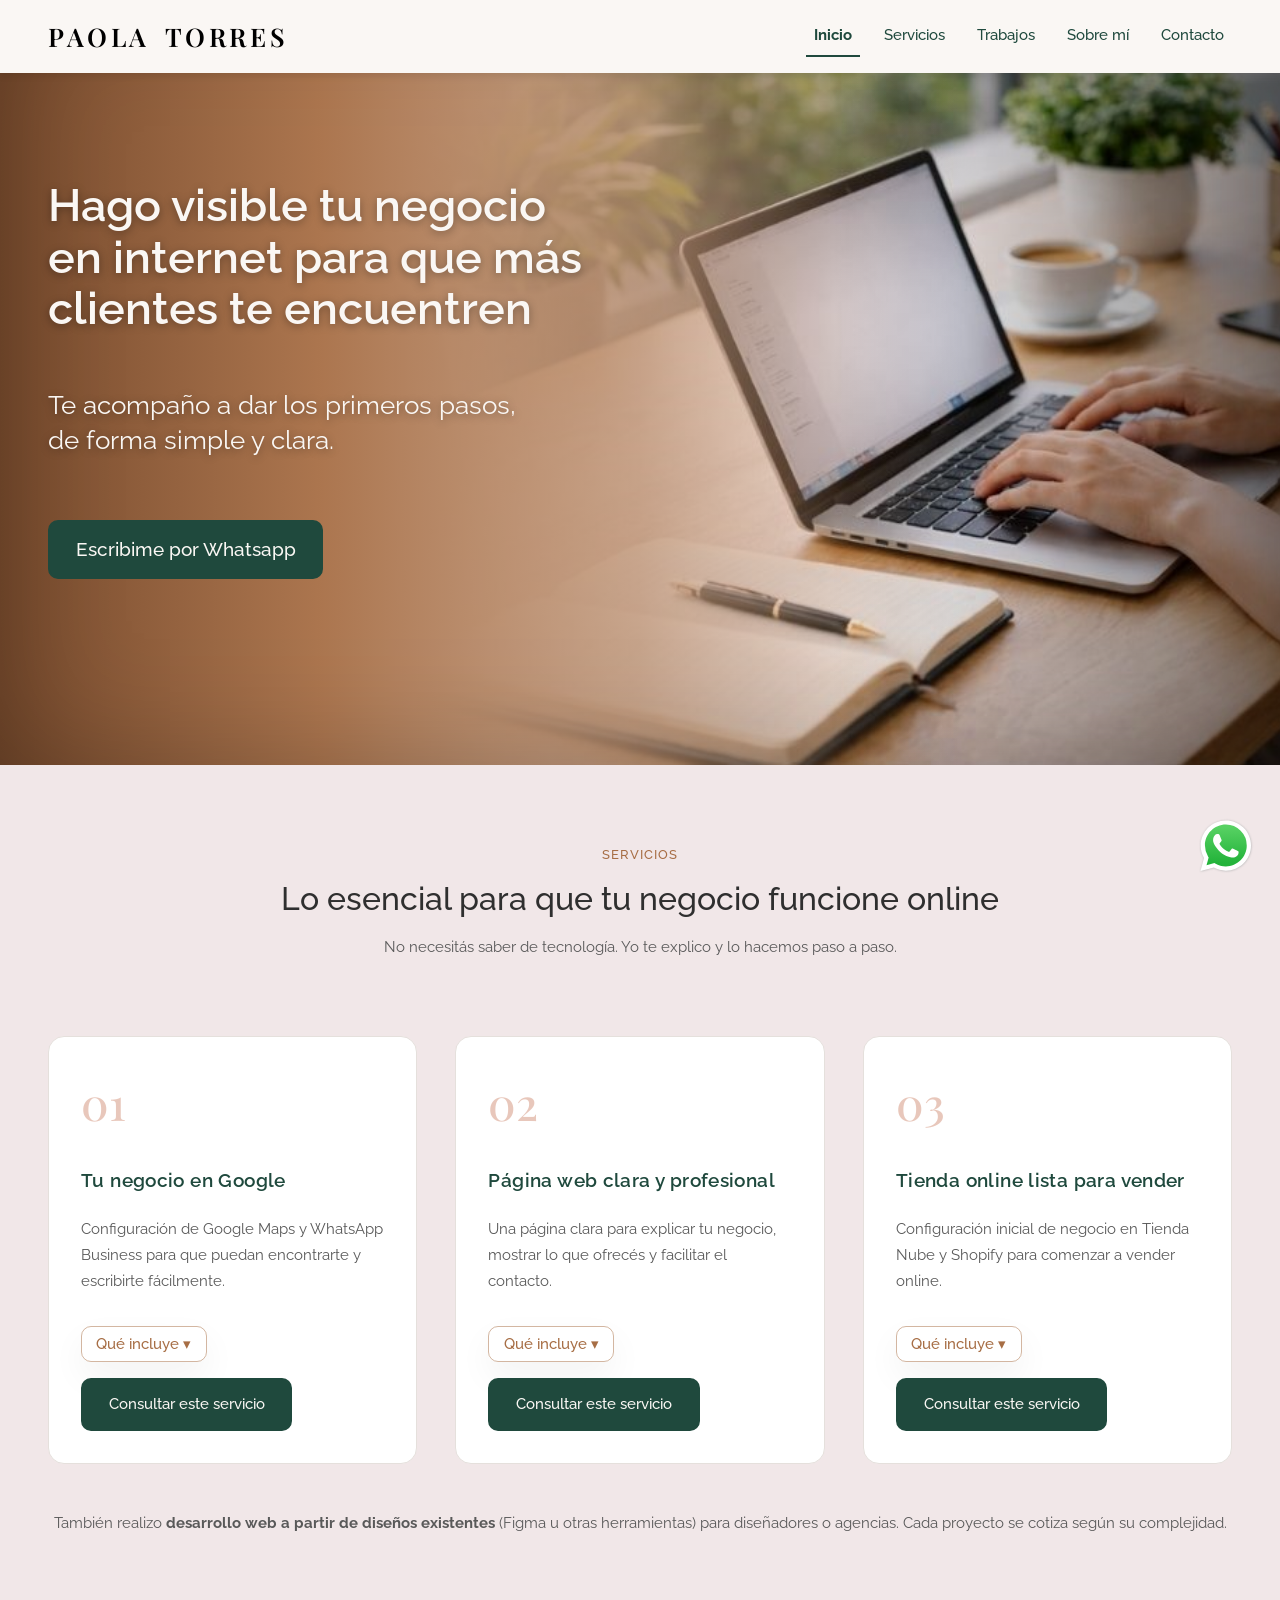
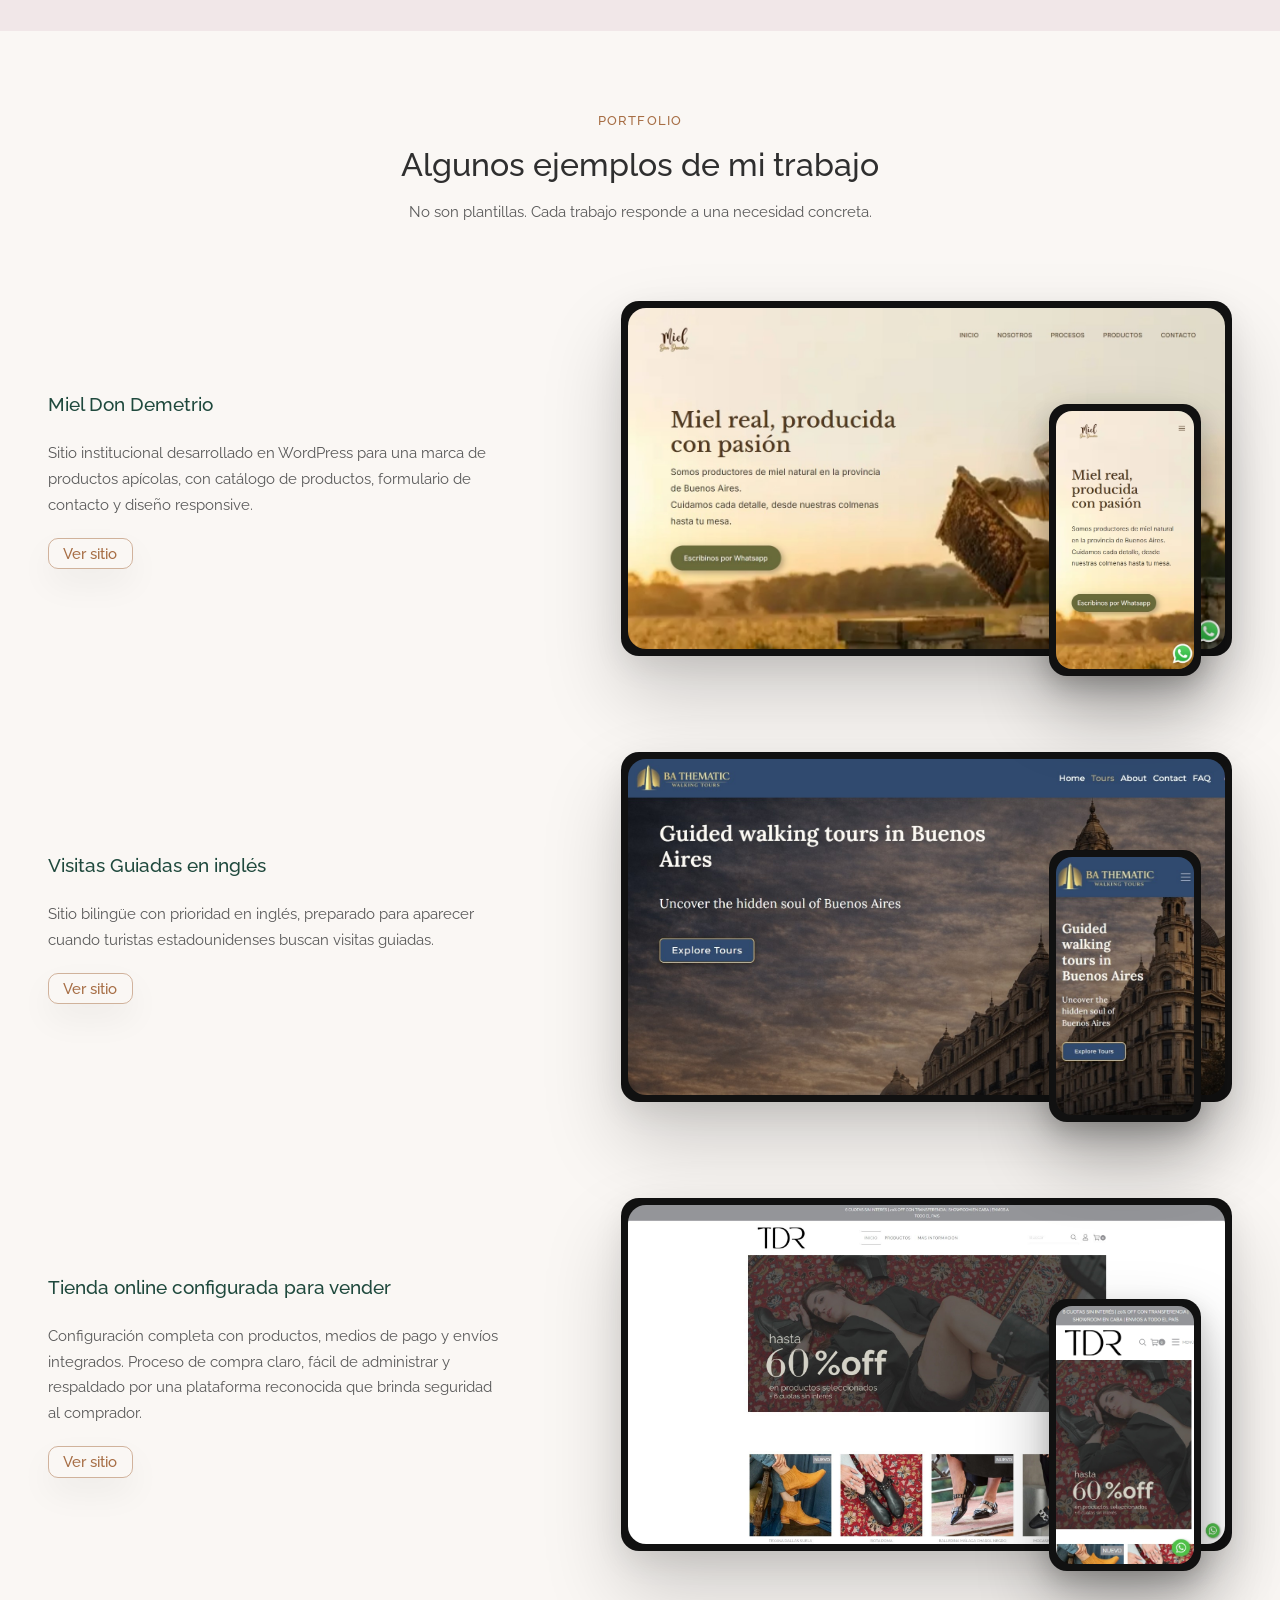
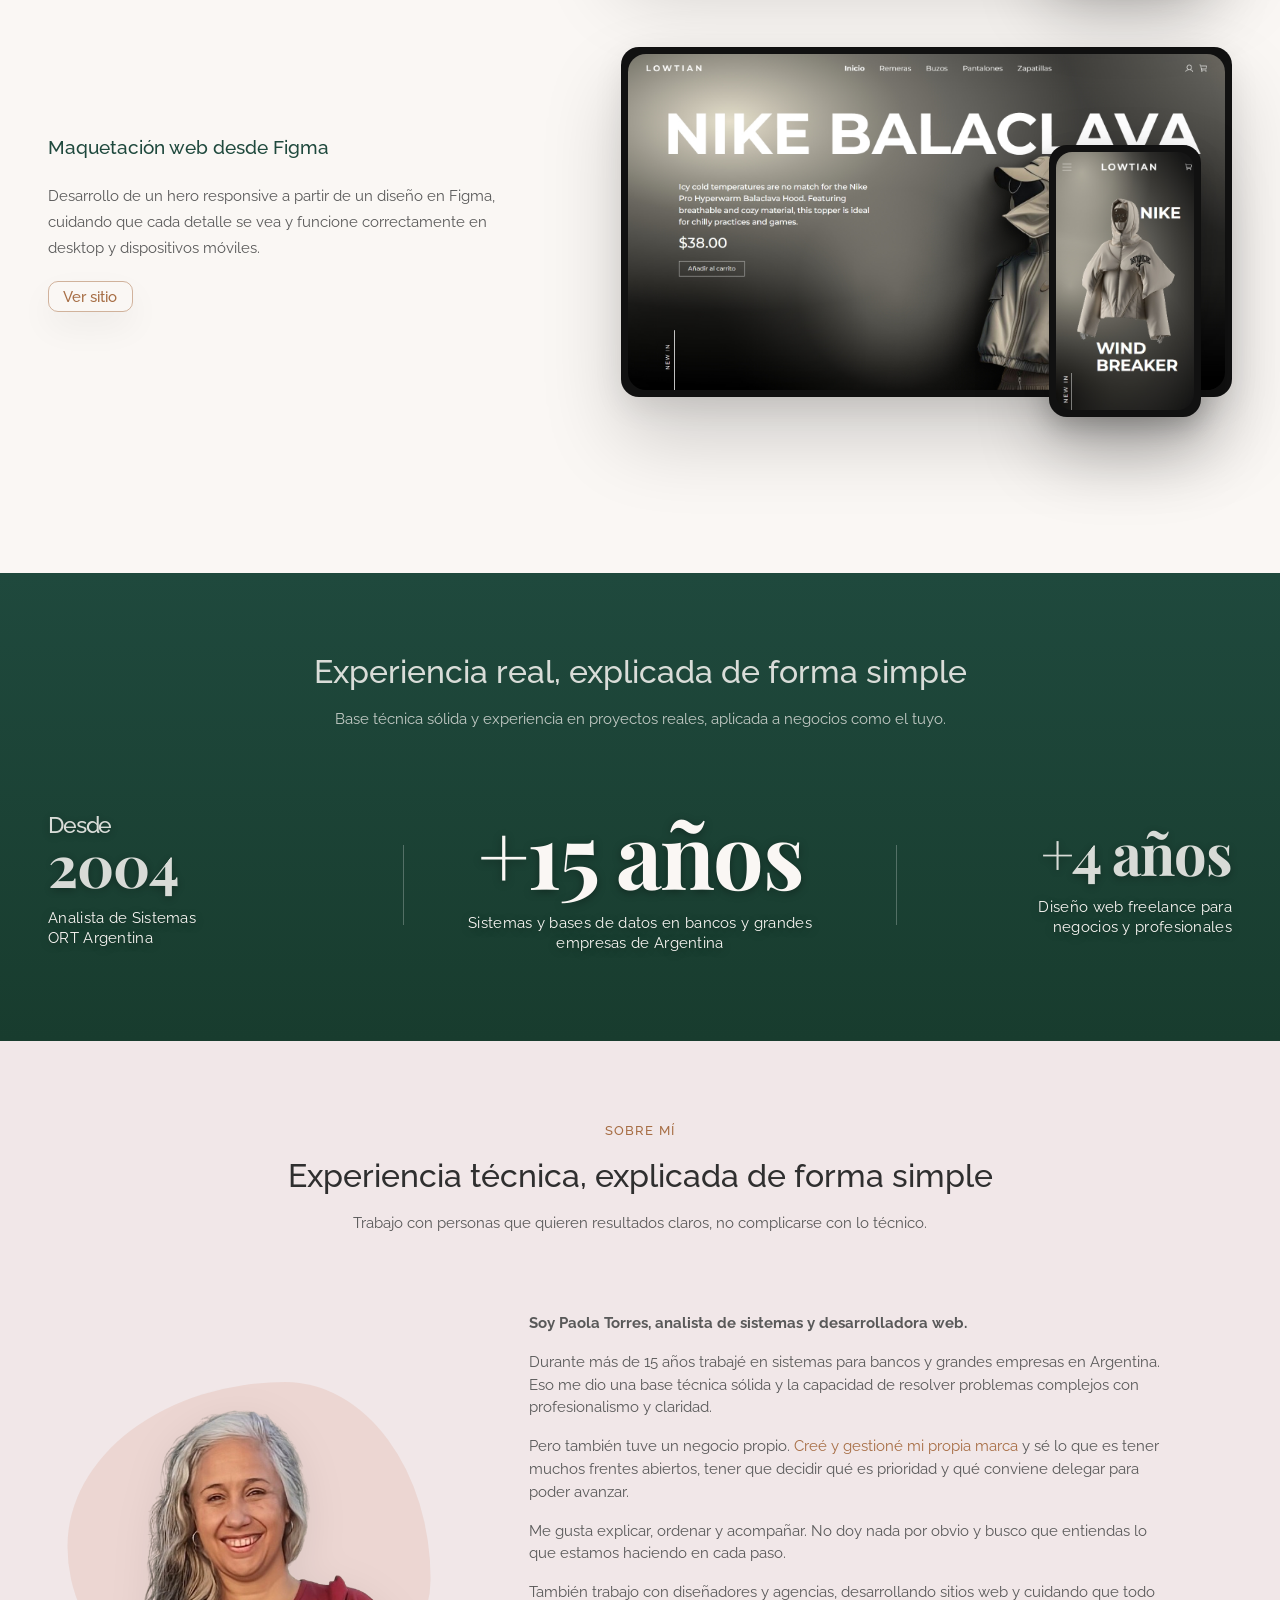
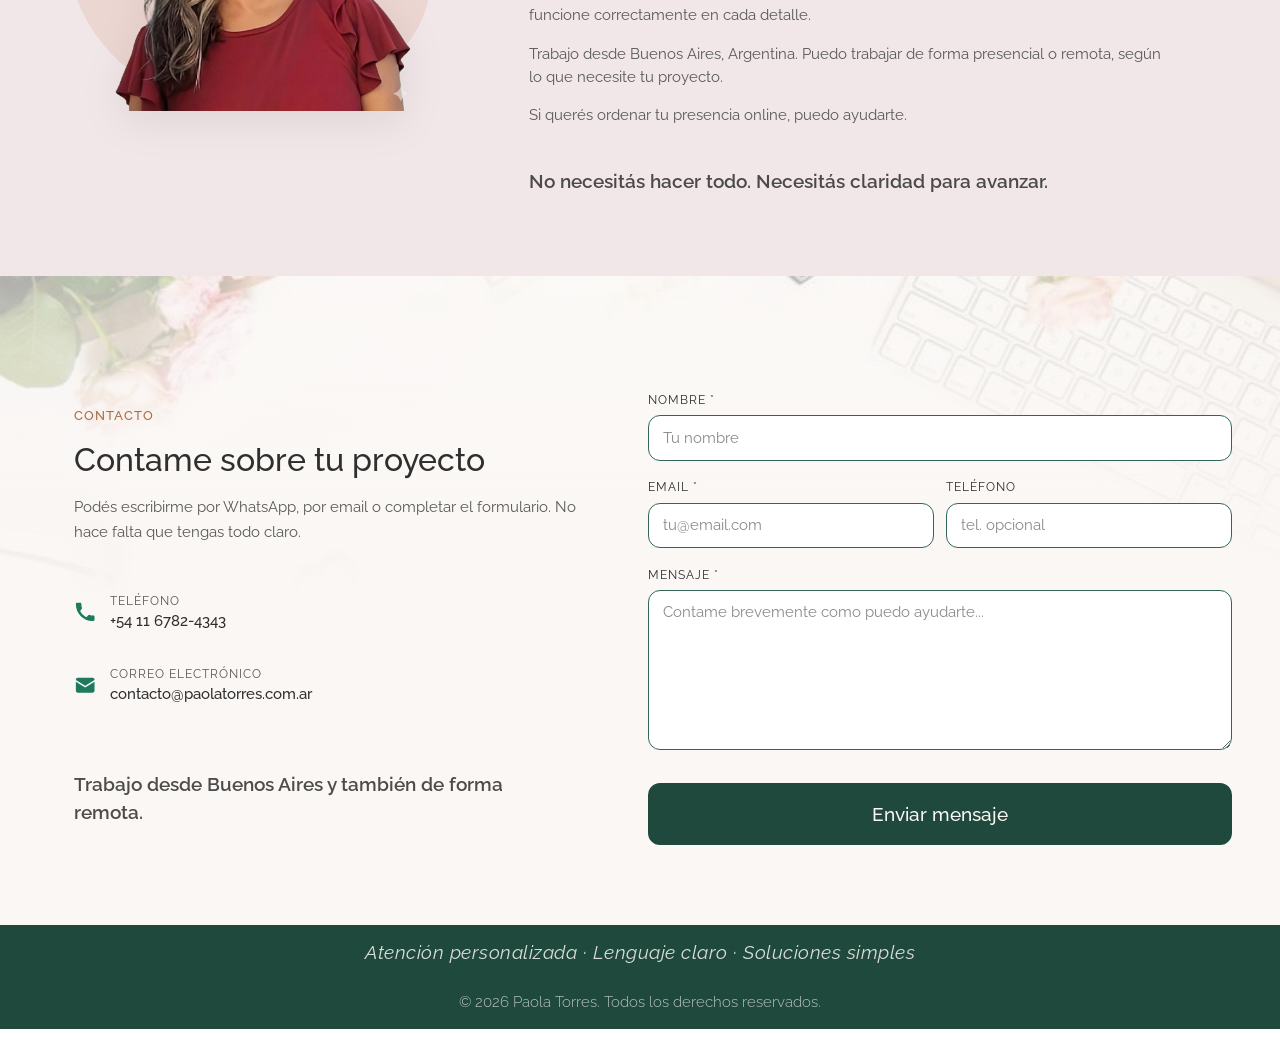
<file: index.html>
<!DOCTYPE html>
<html lang="es-AR">
<head>
    <meta charset="UTF-8">
    <meta name="viewport" content="width=device-width, initial-scale=1.0">

    <title>Paola Torres | Desarrollo web y presencia online para negocios</title>

    <meta name="description" content="Desarrollo web para emprendedores y negocios. Configuración de Google Maps y WhatsApp Business, páginas web en HTML y WordPress, tiendas online en Tienda Nube y Shopify, y maquetación web a partir de diseños en Figma.">


    <meta name="author" content="Paola Torres">
    <meta name="robots" content="index, follow">
    <meta name="googlebot" content="index, follow">

    <!-- canonical url pinricipal -->
    <link rel="canonical" href="https://paolatorres.com.ar/">

    <!-- carga de las imagenes del Hero -->
    <link rel="preload" as="image" href="./img/heroBackgroud.jpg">
    <link rel="preload" as="image" href="./img/heroBackgroud_ultrawide.png">    

    <!-- Open graph para compartir en redes -->
    <meta property="og:title" content="Paola Torres | Desarrollo web y presencia online para negocios y profesionales">
    <meta property="og:description" content="Ayudo a que tu negocio sea visible en internet con Google Maps, WhatsApp Business, páginas web claras y tiendas online listas para vender.">

    <meta property="og:type" content="website">
    <meta property="og:url" content="https://paolatorres.com.ar/">
    <meta property="og:image" content="https://paolatorres.com.ar/img/og-paola-torres-desarrollo-web-presencia-online.jpg">    

    <meta property="og:image:alt" content="Paola Torres desarrolladora web">
    <meta property="og:image:width" content="1200">
    <meta property="og:image:height" content="630">
    <meta property="og:image:type" content="image/jpeg">    

    <meta property="og:site_name" content="Paola Torres">

    <!-- Twitter card -->
    <meta name="twitter:card" content="summary_large_image">
    <meta name="twitter:title" content="Paola Torres | Desarrollo web y presencia online para negocios y profesionales">
    <meta name="twitter:description" content="Desarrollo web y presencia online para negocios.">
    <meta name="twitter:image" content="https://paolatorres.com.ar/img/imageOpengraph.jpg">

    <!-- favicon letra P fondo verde -->
    <link rel="apple-touch-icon" sizes="180x180" href="./img/favicon_io/apple-touch-icon.png">
    <link rel="icon" type="image/png" sizes="32x32" href="./img/favicon_io/favicon-32x32.png">
    <link rel="icon" type="image/png" sizes="16x16" href="./img/favicon_io/favicon-16x16.png">
    <link rel="manifest" href="./img/favicon_io/site.webmanifest">
    
    <!-- google fonts -->
    <link rel="preconnect" href="https://fonts.googleapis.com">
    <link rel="preconnect" href="https://fonts.gstatic.com" crossorigin>
    <link href="https://fonts.googleapis.com/css2?family=Playfair+Display:ital,wght@0,400..900;1,400..900&family=Raleway:ital,wght@0,100..900;1,100..900&display=swap" rel="stylesheet">

    <!-- Bootstrap -->
    <link href="https://cdn.jsdelivr.net/npm/bootstrap@5.3.8/dist/css/bootstrap.min.css" rel="stylesheet">

    <!-- CSS -->
    <link rel="stylesheet" href="./css/styles.css">

    <!-- Schema SEO -->
    <script type="application/ld+json">
    {
    "@context": "https://schema.org",
    "@type": "ProfessionalService",
    "name": "Paola Torres",
    "url": "https://paolatorres.com.ar",
    "description": "Desarrollo web y presencia online para negocios. Google Maps, WhatsApp Business, páginas web claras en HTML y WordPress, y tiendas online Tienda Nube y Shopify.",
    "areaServed": {
    "@type": "Country",
    "name": "Argentina"
    },
    "contactPoint": {
    "@type": "ContactPoint",
    "telephone": "+54-11-6782-4343",
    "contactType": "customer service",
    "availableLanguage": ["Spanish"]
    },
    "sameAs": [
    "https://wa.me/541167824343"
    ],
    "knowsAbout": [
    "Google Maps para negocios",
    "WhatsApp Business",
    "Desarrollo web",
    "HTML y CSS",
    "WordPress",
    "Tiendas online",
    "Tienda Nube",
    "Shopify",
    "Maquetación web"
    ],
    "makesOffer": [
    {
        "@type": "Offer",
        "itemOffered": {
        "@type": "Service",
        "name": "Configuración de Google Maps y WhatsApp Business"
        }
    },
    {
        "@type": "Offer",
        "itemOffered": {
        "@type": "Service",
        "name": "Desarrollo de páginas web para negocios"
        }
    },
    {
        "@type": "Offer",
        "itemOffered": {
        "@type": "Service",
        "name": "Desarrollo web y tiendas online en Tienda Nube y Shopify"
        }
    }
    ]
    }
    </script>

    <script type="application/ld+json">
    {
    "@context": "https://schema.org",
    "@type": "WebSite",
    "name": "Paola Torres",
    "url": "https://paolatorres.com.ar"
    }
    </script>
        
</head>
<body>

    <header class="header" id="home">

        <nav class="navbar navbar-expand-lg custom-navbar fixed-top">        

            <div class="container container__limit">

                <a class="navbar-brand mb-0 logo" href="./index.html">
                    PAOLA <span class="logo-space">TORRES</span>
                </a>                
                
                <button class="navbar-toggler" type="button" data-bs-toggle="collapse" data-bs-target="#navbarSupportedContent" aria-controls="navbarSupportedContent" aria-expanded="false" aria-label="Toggle navigation">
                    <span class="navbar-toggler-icon"></span>
                </button>
                
                <div class="collapse navbar-collapse" id="navbarSupportedContent">
                    <!-- ms-auto empuje a la derecha -->
                    <ul class="navbar-nav ms-auto mb-2 mb-lg-0">

                        <li class="nav-item"><a class="nav-link fw-medium" aria-current="page" href="#home">Inicio</a></li>                            
                        <li class="nav-item"><a class="nav-link fw-medium" href="#services">Servicios</a></li>
                        <li class="nav-item"><a class="nav-link fw-medium" href="#examples">Trabajos</a></li>
                        <li class="nav-item"><a class="nav-link fw-medium" href="#about">Sobre mí</a></li>
                        <li class="nav-item"><a class="nav-link fw-medium" href="#contact">Contacto</a></li>                    
                         
                    </ul>

                </div>

            </div>
        </nav>

        <section>
        
            <div class="container__limit"> 

                <div class="hero__content">
                    <h1 class="hero__title">
                        Hago visible tu negocio en internet
                        para que más clientes te encuentren
                    </h1>
                    <p class="hero__subtitle">Te acompaño a dar los primeros pasos, de forma simple y clara.</p>
                    
                    <a 
                        href="https://wa.me/541167824343?text=Hola%20Paola,%20te%20escribo%20desde%20tu%20web.%20Tengo%20un%20negocio%20y%20quiero%20mejorar%20mi%20presencia%20online,%20pero%20no%20estoy%20segura%20por%20d%C3%B3nde%20empezar."

                        class="btn__hero-cta"
                        target="_blank" rel="noopener noreferrer">
                        Escribime por Whatsapp
                    </a>
                   
                </div>

            </div>
                        
        </section>

    </header>


    <main id="main-content">

        <!-- SERVICIOS SERVICES -------------------------------------------------------------------->
        <section class="section section__services" id="services">
            <div class="container__limit">
                
                <div class="section__header">
                    <span class="section__eyebrow">Servicios</span>
                    <h2 class="section__title">
                    Lo esencial para que tu negocio funcione online
                    </h2>
                    <p class="section__description">
                    No necesitás saber de tecnología. Yo te explico y lo hacemos paso a paso.
                    </p>
                </div>

                <div class="services__grid">

                    <!-- SERVICIO 1 -->
                    <article class="service__card">
                        <div class="service__card-content">

                            <span class="service__number">01</span>

                            <h3 class="service__heading">
                            Tu negocio en Google
                            </h3>

                            <p class="service__description">
                            Configuración de Google Maps y WhatsApp Business para que
                            puedan encontrarte y escribirte fácilmente.
                            </p>                    

                            <button
                            class="btn--secondary"
                            data-bs-toggle="collapse"
                            data-bs-target="#detalle-google">
                                Qué incluye
                                <span class="toggle-arrow">▾</span>                            
                            </button>

                            <div class="collapse service__details" id="detalle-google">
                                
                                <strong>Google Maps</strong>

                                <ul>
                                    <li>Creación de ficha del negocio en Google Maps</li>
                                    <li>Configuración completa del perfil del negocio</li>
                                    <li>Carga de información principal (dirección, horario, teléfono, redes y web)</li>
                                    <li>Configuración de categoría y rubro del negocio en Google Maps</li>
                                    <li>Carga de logo e imágenes del negocio (si el cliente las tiene)</li>
                                    <li>Orientación sobre cómo solicitar reseñas a clientes</li>
                                    <li>Guía básica para responder reseñas</li>
                                </ul>

                                <strong>WhatsApp Business</strong>

                                <ul>
                                    <li>Configuración completa del perfil</li>
                                    <li>Mensaje automático de bienvenida</li>
                                    <li>Mensaje automático de ausencia</li>
                                    <li>Respuestas rápidas guardadas</li>
                                    <li>Etiquetas para organizar conversaciones</li>
                                    <li>Carga de catálogo de productos (hasta 15)</li>
                                    <li>Guía básica de uso de la aplicación</li>
                                    <li>Creación de enlace directo de WhatsApp para compartir en redes o web</li>
                                </ul>

                                <p class="service__time">
                                Tiempo estimado de entrega: 3 a 5 días hábiles
                                </p>
                            </div>

                            <a
                            href="https://wa.me/541167824343?text=Hola%20Paola,%20quiero%20que%20mi%20negocio%20aparezca%20en%20Google%20y%20puedan%20escribirme%20por%20WhatsApp.%20%C2%BFMe%20cont%C3%A1s%20c%C3%B3mo%20funciona?"
                            class="btn--primary"
                            target="_blank"
                            rel="noopener noreferrer">
                            Consultar este servicio
                            </a>

                        </div>
                    </article>

                    <!-- SERVICIO 2 -->
                    <article class="service__card">
                        <div class="service__card-content">

                            <span class="service__number">02</span>

                            <h3 class="service__heading">
                            Página web clara y profesional
                            </h3>

                            <p class="service__description">
                            Una página clara para explicar tu negocio,
                            mostrar lo que ofrecés y facilitar el contacto.
                            </p>

                            <button 
                            class="btn--secondary"
                            data-bs-toggle="collapse"
                            data-bs-target="#detalle-web">
                                Qué incluye
                                <span class="toggle-arrow">▾</span>
                            </button>

                            <div class="collapse service__details" id="detalle-web">
                                <strong>Página web</strong>
                                <ul>
                                    <li>Página de inicio</li>
                                    <li>Sección de servicios o productos (hasta 5)</li>
                                    <li>Sección sobre el negocio o profesional</li>
                                    <li>Sección de contacto</li>
                                    <li>Botón flotante de WhatsApp</li>
                                    <li>Dirección o mapa del negocio cuando corresponde</li>
                                    <li>Diseño adaptable a celular, tablet y computadora</li>
                                    <li>Optimización básica para buscadores (SEO inicial)
                                    para que la página pueda aparecer en Google.</li>
                                    <li>Acompañamiento durante el proceso y explicación clara de cada paso.</li>
                                </ul>

                                <strong>Opcionales</strong>
                                <ul>
                                    <li>Sección de reseñas o testimonios de clientes</li>
                                    <li>Sección de autoridad o logros del negocio
                                    (por ejemplo: cantidad de clientes atendidos, empresas con las que trabajó, años de experiencia)</li>
                                </ul>

                                <p class="service__time">
                                Tiempo estimado de entrega: 15 a 20 días hábiles
                                </p>
                            </div>
                            <a
                            href="https://wa.me/541167824343?text=Hola%20Paola,%20quiero%20una%20p%C3%A1gina%20web%20para%20mi%20negocio,%20que%20sea%20clara%20y%20me%20ayude%20a%20recibir%20consultas.%20%C2%BFMe%20orient%C3%A1s?"
                            class="btn--primary"
                            target="_blank"
                            rel="noopener noreferrer">
                            Consultar este servicio
                            </a>
                        </div>
                    </article>

                    <!-- SERVICIO 3 -->
                    <article class="service__card">
                        <div class="service__card-content">

                            <span class="service__number">03</span>
                            <h3 class="service__heading">
                            Tienda online lista para vender
                            </h3>

                            <p class="service__description">
                            Configuración inicial de negocio en Tienda Nube y Shopify
                            para comenzar a vender online.
                            </p>

                            <button 
                            class="btn--secondary"
                            data-bs-toggle="collapse"
                            data-bs-target="#detalle-tienda">
                                Qué incluye
                                <span class="toggle-arrow">▾</span>                            
                            </button>

                            <div class="collapse service__details" id="detalle-tienda">
                                <strong>Configuración de la tienda</strong>
                                <ul>
                                    <li>Configuración inicial de la tienda</li>
                                    <li>Configuración de menues</li>
                                    <li>Configuración de carrusel de imágenes en página principal</li>
                                    <!-- <li>Configuración de carrusel (presentación de diapositivas) en página principal</li> -->
                                </ul>

                                <strong>Pagos y envíos</strong>
                                <ul>
                                    <li>Configuración de medios de pago</li>
                                    <li>Configuración de formas de envío</li>
                                    <li>Integración con servicios de correo o paquetería</li>
                                </ul>

                                <strong>Promociones</strong>
                                <ul>
                                    <li>Configuración de cupones de descuento</li>
                                    <li>Configuración de envío gratis a partir de determinado monto</li>
                                </ul>

                                <strong>Productos</strong>
                                <ul>
                                    <li>Carga inicial de hasta 15 productos</li>
                                </ul>

                                <strong>Opcionales</strong>
                                <ul>
                                    <li>Capacitación básica para administrar la tienda
                                    (carga de productos, gestión de pedidos y funcionamiento general)</li>
                                    <li>Carga de más productos, banners o secciones extra</li>
                                </ul>

                                <p class="service__time">
                                Tiempo estimado de entrega: hasta 21 días hábiles
                                </p>
                            </div>

                            <a
                            href="https://wa.me/541167824343?text=Hola%20Paola,%20quiero%20empezar%20a%20vender%20online%20y%20necesito%20una%20tienda.%20%C2%BFMe%20cont%C3%A1s%20c%C3%B3mo%20lo%20trabaj%C3%A1s?"
                            class="btn--primary"
                            target="_blank"
                            rel="noopener noreferrer">
                            Consultar este servicio
                            </a>
                        </div>
                    </article>
                </div>

                <!-- SERVICIO 4 -->
                <p class="services__extra">

                También realizo <strong>desarrollo web a partir de diseños existentes</strong>
                (Figma u otras herramientas) para diseñadores o agencias.
                Cada proyecto se cotiza según su complejidad.
                </p>
                
            </div>

            <!-- texto oculto para SEO -->
            <p class="visually-hidden">
            Servicios de desarrollo web para emprendedores, profesionales y negocios.
            Configuración de Google Maps y WhatsApp Business.
            Desarrollo de páginas web en HTML y WordPress.
            Tiendas online en Tienda Nube y Shopify.
            Maquetación web a partir de diseños en Figma para agencias y diseñadores.
            Desarrollo web en Argentina y trabajo remoto para Latinoamérica.
            </p>            
        </section>


        <!-- EJEMPLOS EXAMPLES -------------------------------------------------------------------->        
        <section class="section section__examples" id="examples">
            <div class="container__limit">

                <div class="section__header">
                    <span class="section__eyebrow">Portfolio</span>

                    <h2 class="section__title">
                        Algunos ejemplos de mi trabajo
                    </h2>

                    <p class="section__description">
                        <!-- Estilos variados, navegación clara y diseño acorde a cada rubro. -->
                        No son plantillas. Cada trabajo responde a una necesidad concreta.
                    </p>
                </div>

                
                <!-- trabajo 1 -->
                <div class="examples__item">

                    <div>
                        <h3 class="examples__heading">Miel Don Demetrio</h3>
                        <p class="examples__description">Sitio institucional desarrollado en WordPress para una marca de productos apícolas, con catálogo de productos, formulario de contacto y diseño responsive.</p>
                        <a href="https://mieldondemetrio.com.ar/" target="_blank" class="btn--secondary">Ver sitio</a>
                    </div>


                    <a class="examples__mockups" href="https://mieldondemetrio.com.ar/" target="_blank">
                        <div class="mockup mockup--desktop">
                            <img src="./img/exampleMieldondemetrio-MonitorNotebook.jpeg" loading="lazy" alt="Sitio institucional en WordPress para Miel Don Demetrio">
                        </div>

                        <div class="mockup mockup--mobile">
                            <img src="./img/exampleMieldondemetrio-mobileiPhoneSE.jpeg" loading="lazy" alt="Versión móvil del sitio web">
                        </div>                            
                    </a>

                </div>

                <!-- trabajo 2 -->
                <div class="examples__item">

                    <div>
                        <h3 class="examples__heading">Visitas Guiadas en inglés</h3>
                        <p class="examples__description">Sitio bilingüe con prioridad en inglés, preparado para aparecer cuando turistas estadounidenses buscan visitas guiadas.</p>
                        <a href="https://paolatorresmontangie.github.io/BAthematicwalkingtours/" target="_blank" class="btn--secondary">Ver sitio</a>
                    </div>


                    <a class="examples__mockups" href="https://paolatorresmontangie.github.io/BAthematicwalkingtours/" target="_blank">
                        <div class="mockup mockup--desktop">
                            <img src="./img/exampleVisitasGuiadas-desktop.jpeg" loading="lazy" alt="Sitio web bilingüe para visitas guiadas en Buenos Aires optimizado para turistas estadounidenses">
                        </div>

                        <div class="mockup mockup--mobile">
                            <img src="./img/exampleVisitasGuiadas-mobile.jpeg" loading="lazy" alt="Versión móvil del sitio web">
                        </div>                            
                    </a>

                </div>
                               

                <!-- trabajo 3 -->
                <div class="examples__item">

                    <div>
                        <h3 class="examples__heading">Tienda online configurada para vender</h3>
                        <p class="examples__description">Configuración completa con productos, medios de pago y envíos integrados.
                        Proceso de compra claro, fácil de administrar y respaldado por una plataforma reconocida que brinda seguridad al comprador.</p>
                        <a href="https://tacodereina.mitiendanube.com/" target="_blank" class="btn--secondary">Ver sitio</a>
                    </div>

                    <a class="examples__mockups" href="https://tacodereina.mitiendanube.com/" target="_blank">
                        <div class="mockup mockup--desktop">
                            <img src="./img/exampleTDR-desktop.jpeg" loading="lazy" alt="Configuración de tienda online en Tienda Nube con productos y pagos integrados">
                        </div>

                        <div class="mockup mockup--mobile">
                            <img src="./img/exampleTDR-mobile.jpeg" loading="lazy" alt="Versión móvil del sitio web">
                        </div>
                    </a>

                </div>


                <!-- trabajo 4 -->
                <div class="examples__item">

                    <div>
                        <h3 class="examples__heading">Maquetación web desde Figma</h3>
                        <p class="examples__description">
                        Desarrollo de un hero responsive a partir de un diseño en Figma, cuidando que cada detalle se vea y funcione correctamente en desktop y dispositivos móviles.</p>
                        <a href="https://paolatorresmontangie.github.io/Lowtian/" target="_blank" class="btn--secondary">Ver sitio</a>
                    </div>

                    <a class="examples__mockups" href="https://paolatorresmontangie.github.io/Lowtian/" target="_blank">
                        
                        <div class="mockup mockup--desktop">
                            <img src="./img/exampleLowtian-desktop.jpeg" loading="lazy" alt="Hero maquetado a partir de un diseño en Figma">
                        </div>

                        <div class="mockup mockup--mobile">
                            <img src="./img/exampleLowtian-mobile.jpeg" loading="lazy" alt="Versión móvil del sitio web">
                        </div>
                    </a>

                </div>

           </div>
            
        </section>        

        <!-- ====================== STATS TRAYECTORIA ====================== -->

        <section class="section section__stats" id="stats">

            <div class="container__limit">

                <div class="stats__header">
                    <h2 class="stats__title">
                        Experiencia real, explicada de forma simple
                    </h2>

                    <p class="stats__description">
                        Base técnica sólida y experiencia en proyectos reales, aplicada a negocios como el tuyo.
                    </p>
                </div>                

                <div class="stats__grid">

                    <!-- Stat 1 -->
                    <div>
                        <h2 class="stats__value">
                        <span class="stats__prefix">Desde</span>
                                                    2004
                        </h2>                        
                        <h3 class="stats__text">Analista de Sistemas <br>
                            ORT Argentina</h3>
                    </div>

                    <!-- Stat 2 -->
                    <div>
                        <h2 class="stats__value">+15 años</h2>
                        <h3 class="stats__text">Sistemas y bases de datos en bancos y grandes empresas de Argentina
                        </h3>
                    </div>

                    <!-- Stat 3 -->
                    <div>
                        <h2 class="stats__value">+4 años</h2>
                        <h3 class="stats__text">Diseño web freelance para <br>
                            negocios y profesionales</h3>
                    </div>                    
                </div>
                                
            </div>
        </section>

        <!-- ABOUT SOBRE MI -------------------------------------------------------------------->

        <section class="section section__about" id="about">
            <div class="container__limit">
                    
                <div class="section__header">
                    <span class="section__eyebrow">Sobre mí</span>
                    <h2 class="section__title">
                        Experiencia técnica, explicada de forma simple
                    </h2>
                    <p class="section__description">
                    Trabajo con personas que quieren resultados claros, no complicarse con lo técnico.
                    </p>
                </div>

                <div class="about__grid">

                    <div class="about__img-wrapper">
                        <div class="blob"></div>                        
                        <img src="./img/paola-sinfondo.png" alt="Paola Torres" class="about__img">
                    </div>                    

                    <div class="about__content">
                        <p class="about__description"><strong>Soy Paola Torres, analista de sistemas y desarrolladora web.</strong></p>

                        <p class="about__description">Durante más de 15 años trabajé en sistemas para bancos y grandes empresas en Argentina. 
                        Eso me dio una base técnica sólida y la capacidad de resolver problemas complejos con profesionalismo y claridad.</p>

                        <p class="about__description">Pero también tuve un negocio propio. <span style="color: var(--color-accent);">Creé y gestioné mi propia marca</span> y sé lo que es tener muchos frentes abiertos, tener que decidir qué es prioridad y qué conviene delegar para poder avanzar.</p>

                        <p class="about__description">Me gusta explicar, ordenar y acompañar. No doy nada por obvio y busco que entiendas lo que estamos haciendo en cada paso.</p>

                        <p class="about__description">También trabajo con diseñadores y agencias, desarrollando sitios web y cuidando que todo funcione correctamente en cada detalle.</p>

                        <p class="about__description">Trabajo desde Buenos Aires, Argentina. Puedo trabajar de forma presencial o remota, según lo que necesite tu proyecto.</p>

                        <p class="about__description">Si querés ordenar tu presencia online, puedo ayudarte.</p>

                        <p class="microtext">
                        No necesitás hacer todo. Necesitás claridad para avanzar.
                        </p>

                    </div>

                </div>

            </div>
        </section>


        <!-- CONTACTO CONTACT -------------------------------------------------------------------->
        <section class="section section__contact" id="contact">

            <div class="container__limit">

                <div class="contact__grid">

                    <!-- IZQUIERDA -->
                    <div class="contact__info">

                        <span class="section__eyebrow">Contacto</span>

                        <h2 class="section__title">
                        Contame sobre tu proyecto
                        </h2>

                        <p class="section__description">
                        Podés escribirme por WhatsApp, por email o completar el formulario. No hace falta que tengas todo claro.
                        </p>

                        <div class="contact__quick">

                            <a class="contact__item"
                            href="https://wa.me/541167824343?text=Hola%20Paola,%20te%20escribo%20desde%20tu%20web.%20Quiero%20hacerte%20una%20consulta."
                            target="_blank" rel="noopener noreferrer">

                                <!-- icono -->
                                <svg class="contact__icon" viewBox="0 0 24 24">
                                    <path d="M6.6 10.8c1.5 3 3.6 5.1 6.6 6.6l2.2-2.2c.3-.3.8-.4 1.2-.3 1.3.4 2.7.6 4.2.6.7 0 1.2.5 1.2 1.2v3.5c0 .7-.5 1.2-1.2 1.2C10.3 22 2 13.7 2 3.2 2 2.5 2.5 2 3.2 2H6.7c.7 0 1.2.5 1.2 1.2 0 1.5.2 2.9.6 4.2.1.4 0 .9-.3 1.2L6.6 10.8z"
                                        fill="currentColor"/>
                                </svg>

                                <!-- texto -->
                                <div class="contact__item-text">
                                    <span class="contact__label">Teléfono</span>
                                    <span class="contact__value">+54 11 6782-4343</span>
                                </div>
                            </a>

                            <a class="contact__item"
                            href="mailto:contacto@paolatorres.com.ar?subject=Consulta%20sobre%20servicios%20web&body=Hola%20Paola,%0A%0AQuiero%20consultarte%20por:%0A%0A">
                                                            
                                <!-- icono -->                                
                                <svg class="contact__icon" viewBox="0 0 24 24" fill="none">
                                <path d="M4 4h16c1.1 0 2 .9 2 2v.4l-10 6.3L2 6.4V6c0-1.1.9-2 2-2zm18 4.2v9.8c0 1.1-.9 2-2 2H4c-1.1 0-2-.9-2-2V8.2l10 6.3 10-6.3z"
                                        fill="currentColor"/>
                                </svg>
                                
                                <!-- texto -->
                                <div class="contact__item-text">
                                    <span class="contact__label">Correo electrónico</span>
                                    <span class="contact__value">contacto@paolatorres.com.ar</span>
                                </div>
                            </a>
                        
                        </div>

                        <p class="microtext">
                        Trabajo desde Buenos Aires y también de forma remota.
                        </p>

                    </div>


                    <!-- DERECHA -->
                    <div class="contact__form">
                        
                        <form action="https://formsubmit.co/contacto@paolatorres.com.ar" method="POST">

                            <div class="form-group">
                                <label for="nombre">Nombre *</label>
                                <input
                                    type="text"
                                    id="nombre"
                                    name="nombre"
                                    placeholder="Tu nombre"
                                    autocomplete="name"
                                    required>
                            </div>

                            <!-- email y telefono en una sola linea -->
                            <div class="form-row">
                                <div class="form-group">
                                    <label for="email">Email *</label>
                                    <input
                                        type="email"
                                        id="email"
                                        name="email"
                                        placeholder="tu@email.com"
                                        autocomplete="email"
                                        required>
                                </div>                                    

                                <div class="form-group">
                                    <label for="telefono">Teléfono</label>
                                    <input
                                        type="tel" 
                                        id="telefono" 
                                        name="telefono" 
                                        placeholder="tel. opcional"
                                        autocomplete="tel">
                                </div>
                            </div>

                            <div class="form-group">
                                <label for="mensaje">Mensaje *</label>
                                <textarea
                                    id="mensaje"
                                    name="mensaje"
                                    rows="6"
                                    placeholder="Contame brevemente como puedo ayudarte..."
                                    required></textarea>                                    
                            </div>

                            <!-- campos ocultos -->
                            <input type="hidden" name="_subject" value="Nuevo mensaje desde tu web">
                            <input type="hidden" name="_template" value="table">
                            <input type="hidden" name="_captcha" value="true">                            
                            <input type="hidden" name="_next" value="https://paolatorres.com.ar/#thanks">                            
                            <input type="text" name="_honey" style="display:none">                            

                            <button class="btn--primary">Enviar mensaje</button>

                        </form>

                    </div>

                </div>

            </div>
        </section>

        <!-- GRACIAS THANKS luego envio mail -------------------------------------------------------------------->
        
        <section class="section section__thanks" id="thanks" >
            <div class="container__limit">

                <hr class="divisor__line">

                <div class="section__header">
                    <span class="section__eyebrow">Email enviado</span>

                    <h2 class="section__title">
                        ¡Gracias por tu mensaje!
                    </h2>

                    <p class="section__description">
                        Te responderé pronto. Mientras tanto podés seguir viendo algunos trabajos.
                    </p>
                </div>      

            </div>      
        </section>
                
    </main>

    <!-- footer -------------------------------------------------------------------->
    <footer class="site__footer">
        <div class="container__limit">
            <p class="footer__tagline">
            Atención personalizada · Lenguaje claro · Soluciones simples
            </p>

            <p class="footer__copy">
            © 2026 Paola Torres. Todos los derechos reservados.
            </p>
        </div>        
    </footer>

    <a 
    href="https://wa.me/541167824343?text=Hola%20Paola,%20tengo%20una%20consulta%20sobre%20mi%20negocio%20y%20c%C3%B3mo%20mejorar%20mi%20presencia%20online."
    class="whatsapp__float"
    target="_blank" rel="noopener noreferrer">
        <img class="whatsapp__icon" src="./img/iconowhatsappFlotante.svg" alt="WhatsApp">
    </a>

    <!------------------------------------------------------------------------------>
     
    
    <!-- Bootstrap -->
    <script src="https://cdn.jsdelivr.net/npm/bootstrap@5.3.8/dist/js/bootstrap.bundle.min.js"></script>   

    
    <script>
        document.addEventListener("DOMContentLoaded", () => {

        const sections = [
            "home",
            "services",
            "examples",
            "about",
            "contact"
        ];

        // selecciona elementos: navbar para cambiar estilo, link para marcar activo
        const navbar = document.querySelector(".custom-navbar");
        const navLinks = document.querySelectorAll(".navbar-nav .nav-link");    
        
        const options = {
            root: null,
            rootMargin: "0px 0px -60% 0px",
            threshold: 0
        };

        // detecta que seccion esta visible en pantalla
        const observer = new IntersectionObserver((entries) => {
            entries.forEach(entry => {

                // si esta en hero navbar transparente, sino navbar con fondo
                if(entry.target.id === "home"){

                    if(entry.isIntersecting){
                    navbar.classList.remove("navbar-scrolled");
                    }else{
                    navbar.classList.add("navbar-scrolled");
                    }
                }

            // agrega active a seccion                 
            if (entry.isIntersecting) {
                const id = entry.target.getAttribute("id");

                navLinks.forEach(link => {
                const href = link.getAttribute("href");

                if (href.includes("#" + id)) {
                    link.classList.add("active");
                    link.setAttribute("aria-current", "page");
                } else {
                    link.classList.remove("active");
                    link.removeAttribute("aria-current");
                }

                });
            }
            });
        }, options);

        // escucha cada seccion
        sections.forEach(sectionId => {
            const section = document.getElementById(sectionId);
            if (section) observer.observe(section);
        });

        // hace que se cierre el menu hamburguesa
        document.querySelectorAll('.navbar-nav .nav-link').forEach(link => {
        link.addEventListener('click', () => {

            const navbarCollapse = document.querySelector('.navbar-collapse');
            
            // si menu hamburguesa esta abierto lo cierra
            if (navbarCollapse.classList.contains('show')) {
            new bootstrap.Collapse(navbarCollapse).hide();
            }

            });
        });    

        });
    </script>

</body>
</html>
</file>
<file: css/styles.css>
/* RESET, GENERALES Y CLASES BASE ====================================================================== */

:root {

  /* marca */
  --color-primary: #1f493d;           /* verde te papa green rgb(31, 73, 61) */
  --color-primary-hover: #336659;     /* verde stromboli */
  --color-primary-dark: #183c2e;
  --color-primary-light: #1e795f;

  /* acentos */
  --color-accent: #a76e45;            /* marron cape palliser */
  --color-accent-soft: #D9A38F;       /* marron terracotta*/

  /* bordes */
  --color-border-soft: #e5e0dc;
  --color-border-soft-hover: #d9d0d1;

  /* fondos */
  --color-background-main: #faf7f4;   /* blanco marfil ivory rgb(250, 247, 244) */
  --color-background-soft: #f1e7e8;   /* lila claro soft peach */

  /* texto */
  --color-text-main: #2f2f2f;         /* gris casi negro carbon */
  --color-text-muted: #595959;        /* gris medio */
  --color-text-light: #666666;

  --color-surface: #ffffff; 
  --color-black-soft: #111111;


  /* fonts */
  --font-primary: "Raleway", sans-serif;
  --font-secondary: "Playfair Display", serif;    

  /* tamanios fonts */
  --fs-xs: clamp(0.75rem, 0.8vw, 0.85rem);
  --fs-sm: clamp(0.8rem, 0.9vw, 0.9rem);
  --fs-base: clamp(0.95rem, 1.1vw, 1.05rem);
  --fs-md: clamp(1.1rem, 1.5vw, 1.3rem);
  --fs-md2: clamp(1.4rem, 2vw, 1.8rem);  
  --fs-lg: clamp(1.8rem, 2.5vw, 2.2rem);
  --fs-hero: clamp(2.2rem, 3.5vw, 3.5rem);
  /* --fs-hero: clamp(2.2rem, 5vw, 4.5rem);   */

  /* sombras */
  --shadow-soft: 0 15px 35px rgba(0,0,0,0.05);
  --shadow-medium: 0 12px 28px rgba(0,0,0,0.12);
  --shadow-strong: 0 40px 80px rgba(0,0,0,0.18);  
}

html {
  font-size: 100%;
}

* {
  margin: 0;
  padding: 0;
  box-sizing: border-box;
}

body {
  font-family: var(--font-primary);
  font-optical-sizing: auto;
  color: var(--color-text-main);  
  font-size: var(--fs-base);
  scroll-behavior: smooth;
}

p {
  font-size: var(--fs-base);
  color: var(--color-text-main);   
}

a {
  text-decoration: none;
}

.section {
  padding-top: 5rem;
  padding-bottom: 5rem;
}

/* contenedor con ancho limitado para pantallas grandes */
.container__limit {
  max-width: 1600px;
  margin-inline: auto;
  padding-inline: clamp(1rem, 4vw, 3rem);
}

/* sistema de titulos */
.section__header {
  text-align: center;
  margin-bottom: clamp(3rem, 6vw, 5rem);
  margin-inline: auto;
}

.section__eyebrow {
  display: block;
  font-size: var(--fs-sm);
  font-weight: 500;  
  letter-spacing: 0.08em; 
  text-transform: uppercase;
  color: var(--color-accent);
  margin-bottom: 1rem;
  /* opacity: 0.85; */
}

.section__title {
  font-size: var(--fs-lg);
  line-height: 1.2;
  color: var(--color-text-main);
  margin-bottom: 1rem;
}

.section__description {
  font-size: var(--fs-base);
  color: var(--color-text-muted);
  line-height: 1.6;
}

.btn--primary {
  font-size: var(--fs-base);
  font-weight: 500;
  background-color: var(--color-primary);
  color: var(--color-background-main);
  border: 2px solid var(--color-primary);
  align-self: flex-start;
  padding: 0.8rem 1.6rem;
  border-radius: 10px;
  text-decoration: none;
  transition: all 0.3s ease;
}

.btn--primary:hover {
  background-color: var(--color-primary-hover);
  border-color: var(--color-primary-hover);
}

.btn--secondary {
  font-size: var(--fs-base);
  font-weight: 500;
  background-color: transparent;
  color: var(--color-accent);
  border: 1px solid rgba(167, 110, 69, 0.5);
  align-self: flex-start;
  padding: 0.35rem 0.9rem;
  border-radius: 10px;
  text-decoration: none;
  transition: all 0.3s ease;
  box-shadow: 0 15px 35px rgba(0, 0, 0, 0.05);
}

.btn--secondary:hover {
  border-color: var(--color-border-soft);
  color: var(--color-accent);  
  box-shadow: 0 12px 28px rgba(0,0,0,0.12);
}

.microtext {
  font-size: var(--fs-md);
  font-weight: 600;
  color: var(--color-text-main);
  opacity: 0.85;
  margin-top: 2.5rem;
  margin-bottom: 0;
}

/* HEADER ================================================================================ */

/* navbar personalizada */
.custom-navbar {
  background-color: var(--color-background-main);
  box-shadow: 0 4px 6px rgba(0, 0, 0, 0.08);
  z-index: 2000;
}

.custom-navbar .container {
  display: flex;
  align-items: center;
}

/* Altura vertical fluida */
.navbar {
  padding-top: clamp(0.8rem, 0.6rem + 0.5vw, 1.4rem);
  padding-bottom: clamp(0.8rem, 0.6rem + 0.5vw, 1.4rem);
}
   
/* Espaciado horizontal entre links (desktop) */
.navbar-nav {
  gap: clamp(1rem, 1vw, 2rem);
}

/* Links */
.navbar-nav .nav-link {
  color: var(--color-primary);
  font-size: var(--fs-base);
  font-weight: 500;
  transition: color 0.2s ease;
}

/* Hover */
.custom-navbar .nav-link:hover {
  color: var(--color-accent);
}

/* Link activo */
.custom-navbar .nav-link[aria-current="page"] {
  font-weight: 700 !important;
  color: var(--color-primary);  
  border-bottom: 2px solid var(--color-primary);
}

/* Marca */
.custom-navbar .navbar-brand {
  padding: 0;
}

.logo {
  font-family: var(--font-secondary);
  font-weight: 600;  
  font-size: var(--fs-md2);
  text-transform: uppercase;
  letter-spacing: 0.14em;
}

.logo:hover {
  text-shadow: 0 2px 8px rgba(0,0,0,0.35);
}

/* espacio entre palabras en el logo */
.logo-space {
  margin-left: 0.20em;
}

.header {   
  background:
    /* sombra derecha */
    linear-gradient(to left, rgba(0,0,0,0.45), rgba(0,0,0,0) 35%),

    /* degradé izquierdo más profundo */
    linear-gradient(
      90deg,
      rgba(120,75,45,1) 0%,
      rgba(167,110,69,0.95) 25%,
      rgba(167,110,69,0.6) 50%,
      rgba(167,110,69,0) 75%
    ),
    
    url("../img/heroBackgroud.jpg");    

  background-size:
    100% 100%,   /* gradiente derecha */
    100% 100%,   /* gradiente izquierda */
    cover;       /* imagen */

  background-position:
    center,
    center,
    center;
  background-repeat:
    no-repeat,
    no-repeat,
    no-repeat;    
    box-shadow: inset 0 0 120px rgba(0,0,0,0.25);       

    height: clamp(600px, 85vh, 900px);
}

.hero__content {
  display: flex;
  flex-direction: column;
  align-items: flex-start;

  min-height: 100vh;
  width: 100%;  

  padding-top: clamp(9rem, 20vh, 12rem); 
  gap: clamp(2rem, 5vh, 4rem);  
}

.hero__title {
  font-size: var(--fs-hero);
  font-weight: 600;
  line-height: 1.15;
  max-width: 20ch;  /* ancho según caracteres */
  color: var(--color-background-main);
  text-shadow: 0 2px 8px rgba(0,0,0,0.35);
}

.hero__subtitle {  
  font-size: var(--fs-md2);
  font-weight: 400;
  line-height: 1.4;  
  color: var(--color-background-main); 
  max-width: 30ch;  
  /* max-width: 40%;   */
  text-shadow: 0 2px 8px rgba(0,0,0,0.35);  
}

.btn__hero-cta {
  font-size: var(--fs-md);
  font-weight: 500;
  background-color: var(--color-primary);
  color: var(--color-background-main);   
  border: 2px solid var(--color-primary);
  padding: 0.8rem 1.6rem;
  border-radius: 10px;
  text-decoration: none;
  transition: all 0.3s ease;
}

.btn__hero-cta:hover {
  background-color:var(--color-primary-hover);
  border-color: var(--color-primary-hover);  
  color: var(--color-background-main);
}


/* SERVICES SERVICIOS ================================================================================ */

.section__services {
  /* padding-block: clamp(5rem, 8vw, 8rem); */
  background-color: var(--color-background-soft);
}

.services__grid {
  display: grid;
  grid-template-columns: repeat(3, 1fr);
  gap: clamp(1.5rem, 3vw, 3rem);
}

.service__card {
  display: flex;
  flex-direction: column;  
  padding: clamp(2rem, 2.5vw, 3rem);
  border: 1px solid var(--color-border-soft);
  background-color: var(--color-surface);
  border-radius: 16px;
  /* transition: all 0.3s ease; */
  transition: background-color 0.3s ease, border-color 0.3s ease;
  flex: 1;  /* para que el boton se vaya abajo */
}

.service__card:hover {
  border-color: var(--color-border-soft-hover);
  box-shadow: 0 15px 35px rgba(0, 0, 0, 0.05);
}

.service__card-content {
  display: flex;
  flex-direction: column;
  flex: 1;
  gap: 1rem;
}

.service__number {
  font-family: var(--font-secondary);  
  font-size: var(--fs-hero);
  font-weight: 500;
  color: var(--color-accent-soft);
  opacity: 0.6;  
  margin-bottom: 1rem; /* extra al gap */
}

.service__heading {
  font-size: var(--fs-md);
  font-weight: 600;
  letter-spacing: 0.02em;
  line-height: 1.3;
  color: var(--color-primary);
}

.service__description {
  font-size: var(--fs-base);
  line-height: 1.7;
  color: var(--color-text-muted);
}

/* lista de items que incluye el servicio */
.service__details {
  margin-top: 1rem;
  padding-top: 1rem;
  border-top: 1px solid var(--color-border-soft);
}

.service__details ul {
  padding-left: 1.2rem;
  margin: 0.8rem 0 1.2rem 0;
  line-height: 1.6;
  color: var(--color-text-muted);
}

.service__time {
  font-size: var(--fs-base);
  color: var(--color-text-light);
}

.service__card-content .btn--primary {
  margin-top: auto;
}

/* detalle de cuarto servicio de maquetacion */
.services__extra {
  margin-top: 3rem;
  text-align: center;
  font-size: var(--fs-base);
  color: var(--color-text-muted);
}


/* EXAMPLES EJEMPLOS PORTFOLIO ============================================================================ */

.section__examples {
    background-color: var(--color-background-main);
}

.examples__item {
  display: grid;
  grid-template-columns: 1fr 1.2fr;
  gap: 4rem;
  align-items: center;
  margin-bottom: 6rem;
}

.examples__heading {
  font-size: var(--fs-md);
  color: var(--color-primary);   
  margin-bottom: 1.5rem;
  line-height: 1.3;  
}

.examples__description {
  font-size: var(--fs-base);
  line-height: 1.7;
  color: var(--color-text-muted);
  margin-bottom: 1.5rem;
  max-width: 90%;
}

/* contenedor mockups */
.examples__mockups {
  position: relative;

  display: flex;
  align-items: flex-end;
}

/* base mockup */
.mockup {
  overflow: hidden;
  background: transparent;
}

/* desktop */
.mockup--desktop {
  border-radius: 18px;
  padding: 6px;
  
  background-color: var(--color-black-soft);
  border: 1.5px solid rgba(0,0,0,0.08);
  box-shadow:
    0 40px 80px rgba(0,0,0,0.18),
    0 10px 30px rgba(0,0,0,0.08);  

  z-index: 1;    
}

.mockup--desktop img {
  border-radius: 18px;
  width: 100%;  
  height: 100%;
  object-fit: cover;
  display: block;  
}

/* mobile superpuesto */
.mockup--mobile {
  position: absolute;
  right: 5%;
  bottom: -20px;
  border-radius: 18px;

  padding: 6px;
  aspect-ratio: 9 / 16;
  width: 25%;  
  
  background-color: var(--color-black-soft);
  border: 1.5px solid rgba(0,0,0,0.08);
  box-shadow:
    0 35px 70px rgba(0,0,0,0.28),
    0 10px 25px rgba(0,0,0,0.18);

  z-index: 2;
}

.mockup--mobile img {
  width: 100%;
  height: 100%;
  object-fit: cover;
  border-radius: 16px;
}

/* STATS TRAYECTORIA ================================================================================ */

.section__stats { 
  background: linear-gradient(
    180deg,
    var(--color-primary) 0%,
    var(--color-primary-dark) 100%
  );
}

.stats__grid {
  display: grid;
  grid-template-columns: 1fr 1.4fr 1fr;
  align-items: center;
  row-gap: 3.1rem;
  column-gap: 1.8rem;
}

/* sistema de titulos stats */
.stats__header {
  text-align: center;
  margin-bottom: clamp(3rem, 6vw, 5rem);
  margin-inline: auto;
}

.stats__title {
  font-size: var(--fs-lg);
  margin-bottom: 1rem;
  color: var(--color-background-main);
  opacity: 0.85; 
}

.stats__description {
  font-size: var(--fs-base);
  color: var(--color-background-main);  
  opacity: 0.85;
  max-width: 1000px;
  margin: 0 auto;
  line-height: 1.6;
  opacity: 0.75;
}
/* fin sistema titulos */

/* primero a la izquierda */
.stats__grid > div:nth-child(1) {
  text-align: left;
}

/* segundo centrado y con margin para darle aire a las lineas */
.stats__grid > div:nth-child(2) {
  text-align: center;
  padding: 0 clamp(2.2rem, 3.5vw, 3.5rem);
}

/* tercero a la derecha */
.stats__grid > div:nth-child(3) {
  text-align: right;
}

/* si es el segundo font grande */
.stats__grid > div:nth-child(2) .stats__value {
  font-size: clamp(4.5rem, 7vw, 6rem);
}

/* si es el primero y tercero font mas chico */
.stats__grid > div:nth-child(1) .stats__value,
.stats__grid > div:nth-child(3) .stats__value {
  font-size: clamp(3rem, 4.5vw, 4rem);
  opacity: 0.85;
}

/* paraa posicionar las lineas divisorias */
.stats__grid > div {
  position: relative;
}

/* lineas verticales de separacion */
.stats__grid > div:not(:last-child)::after {
  content: "";
  position: absolute;
  right: -25px;
  top: 50%;
  transform: translateY(-50%); /* ubicada al centro */
  width: 1px;         /* ancho de la linea */
  height: 80px;       /* largo de la linea */
  background: rgba(255,255,255,0.25); /* opacidad de la linea */
}

.stats__value {
  font-family: var(--font-secondary);  
  font-size: clamp(4rem, 6vw, 5rem);
  font-weight: 700;
  line-height: 1;
  letter-spacing: -0.02em;
  color: var(--color-background-main);
  text-shadow: 0 2px 8px rgba(0,0,0,0.35);    
  margin-bottom: 1rem;
}

/* para achicar peso de primer stats */
.stats__prefix {
  display: block;
  font-size: 0.4em;
  font-family: var(--font-primary);
  font-weight: 500;
  opacity: 1;
}

.stats__text {
  font-family: var(--font-primary);
  font-size: var(--fs-base);  
  font-weight: 400; 
  color: var(--color-background-main);
  text-shadow: 0 2px 8px rgba(0,0,0,0.35);    
  letter-spacing: 0.02em;
  line-height: 1.3;
}

.stats__value:hover, .stats__text:hover {
  transform: scale(1.05);
  transition: transform 0.2s ease;
}


/* ABOUT SOBRE MI ================================================================================ */

.section__about {
  background-color: var(--color-background-soft);
}

.about__grid {
  display: grid;
  grid-template-columns: 0.8fr 1.3fr;
  gap: 3rem;
  align-items: center;
}

/* imagen sin fondo y con fondo manchado */
.about__img-wrapper {
  position: relative;
  display: flex;
  justify-content: center;

  width: 70%;
  height: auto;
  left: 50%;
  transform: translateX(-50%);
}

.about__img {
  position: relative;
  width: 100%;
  height: auto;
  z-index: 2;
  filter: drop-shadow(0 10px 20px rgba(0,0,0,0.08));
}

.blob {
    position: absolute;
    top: -5%;
    left: -15%;
    width: 120%;
    height: 105%;
    background: var(--color-accent-soft);
    opacity: 0.25;
    border-radius: 60% 40% 50% 50% / 50% 60% 40% 50%;
    z-index: 1;
}


/* columna derecha de texto */
.about__content {
  text-align: left;
  max-width: 90%;
}

.about__description {
  font-size: var(--fs-base);
  line-height: 1.5;
  color: var(--color-text-muted);
}

/* CONTACT CONTACTO ================================================================================ */

.section__contact {
  background-color: var(--color-background-main);
  position: relative;
}

/* fondo con rosas */
.section__contact::before {
  content: "";
  position: absolute;
  inset: 0;

  background:
    linear-gradient(
      to bottom,
      rgba(250, 247, 244, 0.7) 0%,
      rgba(250, 247, 244, 0.8) 15%,      
      rgba(250, 247, 244, 0.9) 30%,      
      rgba(250, 247, 244, 1) 50%
    ),
    
    url("../img/contactWallpaper.jpg");

  background-size: cover;
  background-position: 0% 40%;

  z-index: 0;
}

.section__contact * {
  position: relative;
  z-index: 1;
}

.contact__grid {
  display: grid;
  grid-template-columns: 1fr 1fr;
  gap: 1rem;
  align-items: center;
  padding-top: 2rem;
} 

/* COLUMNA IZQUIERDA ******/
.contact__info {
  max-width: 100%;
  /* padding-left: 4rem; */
  padding-left: clamp(0rem, 2vw, 2rem);  
}

/* piso la clase para limitarla */
.contact__info .section__description {
  max-width: 90%;
}

.contact__quick {
  display: flex;
  flex-direction: column;
  gap: 2rem;
  margin-top: 3rem;  
  margin-bottom: 4rem;
}

/* agrupado de datos */
.contact__item {
  display: flex;
  align-items: center;  
  gap: 0.9rem;
  text-decoration: none;
  cursor: pointer;
}

.contact__icon:hover,
.contact__label:hover,
.contact__value:hover {
  opacity: 0.7;
}

/* icono svg */
.contact__icon {
  width: 1.4rem;
  height: 1.4rem;
  color: var(--color-primary-light);
  flex-shrink: 0;
}

/* contenedor texto x2 */
.contact__item-text {
  display: flex;
  flex-direction: column;
}

.contact__label {
  font-size: var(--fs-xs);
  text-transform: uppercase;
  letter-spacing: 0.08em;
  color: var(--color-text-muted);
}

.contact__value {
  font-size: var(--fs-base);
  font-weight: 500;
  color: var(--color-text-main);
}

/* piso la clase para limitar el ancho */
.contact__grid .microtext {
  max-width: 40ch;
}

/* COLUMNA DERECHA ******/
.contact__form {
  background-color: transparent;
  /* margin-top: 2.5rem; */
}

.form-group {
  margin-bottom: 0.9rem;
}

/* email y telefono en una sola linea */
.form-row {
  display: grid;
  grid-template-columns: 1fr 1fr;
  gap: 0.8rem;
}

.form-group label {
  font-size: var(--fs-xs);
  color: var(--color-text-main);
  letter-spacing: 0.08em;
  text-transform: uppercase;
  margin-bottom: 0.4rem;
}

.form-group input,
.form-group textarea {
  width: 100%;
  padding: 0.65rem 0.85rem;
  background-color: var(--color-surface);
  border-radius: 12px;  
  border: 1px solid var(--color-primary-hover);
  transition: all 0.25s ease;  
}

/* textos que ayudan a completar muy suaves */
.form-group input::placeholder,
.form-group textarea::placeholder {
  color: var(--color-text-muted);  
  opacity: 0.7;
}

.form-group input:focus,
.form-group textarea:focus {
  outline: none;
  border-color: var(--color-primary);
  box-shadow: 0 0 0 2px rgba(31, 73, 61, 0.08);
}

.form-group textarea {
  min-height: 120px;
}

/* pisa la clase btn--primary*/
.contact__form .btn--primary {
  width: 100%;
  justify-content: center;
  margin-top: 0.8rem;
  font-size: var(--fs-md);  
  padding: 0.9rem;
  border-radius: 12px;
}





/* gracias, solo se muestra cuando un cliente envia un mail ***********/
.section__thanks {
  background-color: var(--color-background-main);
  display: none;
}

.divisor__line {
  max-width: 600px;
  border: none;
  border-top: 2px solid var(--color-accent-soft);
  margin: 1.5rem auto;
  padding-top: 3rem;
}

#thanks:target {
  display: block;
}


/* =============================================================================
  footer
================================================================================ */
.site__footer {
  background-color: var(--color-primary);
}

.footer__tagline {
  font-size: var(--fs-md);
  font-weight: 400; 
  font-style: italic;
  letter-spacing: 0.5px;  
  opacity: 0.85;
  color: var(--color-background-main);

  text-align: center;
  margin-bottom: 1.5rem;
  padding-top: 0.8rem;  
}

.footer__copy {
  font-size: var(--fs-base);
  color: var(--color-background-main);  
  font-weight: 300;
  opacity: 0.7;
  text-align: center;
  padding-bottom: 1rem;  
}

/* boton flotante whatsapp */
.whatsapp__float {
  position: fixed;
  bottom: 24px;
  right: 24px;
  z-index: 1000;
  display: inline-flex;
  align-items: center;
  justify-content: center;
  width: 60px;
  height: 60px;
  border-radius: 50%;
  background: transparent;
  transition: transform 0.25s ease;
}

.whatsapp__icon {
  width: 100%;
  height: 100%;
  display: block;
}

.whatsapp__float:hover {
  transform: scale(1.12);
}






/* =============================================================================
  NAVBAR MEDIAQUERY
================================================================================ */

@media (max-width: 991px) {

  /* logo centrado en mobile */
  .navbar-brand {
    margin: 0 auto;
    padding-left: 0;    
  }
    
  /* Espaciado vertical en menú hamburguesa */
  .navbar-nav {
    gap: 0.8rem;
    padding-top: 1rem;
    padding-bottom: 1rem;
    /* links a la derecha */
    align-items: flex-end;
    text-align: right;
  }

  /* Texto ligeramente mayor en mobile */
  .navbar-nav .nav-link {
    font-size: var(--fs-md);
    padding: 0.5rem 0;
  }

  /* Fondo desplegable con blur */
  .navbar-collapse {
    position: absolute;
    top: 100%;
    left: 0;
    width: 100%;
    /* ivory con transparencia */    
    background-color: rgba(250, 247, 244, 0.85);
    backdrop-filter: blur(12px);
    -webkit-backdrop-filter: blur(12px);
    padding: 1rem;
  }

}

/* =============================================================================
  PANTALLA MUY GRANDES
================================================================================ */

@media (min-width: 2400px) {  

  /* cambio la imagen del hero e intensifico sombra */
  .header {
    background:
      linear-gradient(
        to left,
        rgba(0,0,0,0.6) 0%,
        rgba(0,0,0,0.45) 25%,
        rgba(0,0,0,0.25) 50%,
        rgba(0,0,0,0.1) 70%,
        rgba(0,0,0,0) 85%
      ),
      linear-gradient(
        90deg,
        rgba(120,75,45,1) 0%,
        rgba(167,110,69,0.95) 30%,
        rgba(167,110,69,0.6) 55%,
        rgba(167,110,69,0) 75%
      ),
      url("../img/heroBackgroud_ultrawide.png");

    background-size: 100% 100%, 100% 100%, cover;
    background-repeat: no-repeat, no-repeat, no-repeat;
  } 
}

/* =============================================================================
  RESPONSIVE PANTALLAS MEDIANAS
================================================================================ */

@media (max-width: 1024px) {

  /* servicios pasa a dos columnas */
  .services__grid {
    grid-template-columns: repeat(2, 1fr);
  }
}

/* =============================================================================
  RESPONSIVE TABLET
================================================================================ */

@media (max-width: 768px) {

  .section {
    padding-top: 2rem;
    padding-bottom: 2rem;
    padding-left: 1.5rem;
    padding-right: 1.5rem;    
  }

  /* achico espacios y font */
  .microtext {
    margin-top: 0.5rem;
    font-size: var(--fs-base);
  }

  /* header MEDIAQUERY -----*/    
  
  .hero__content {
    padding-left: 1.5rem;
    padding-right: 1.5rem;
    padding-top: 8rem;
  }

  .hero__title,
  .hero__subtitle {
    max-width: 70%;
  }

  .hero__title {
    font-size: var(--fs-lg);
  }

  .hero__subtitle {
    font-size: var(--fs-md);
  }

  .btn__hero-cta {
    padding: var(--fs-sm) var(--fs-md);
  }

 /* services MEDIAQUERY ----- */  
  
 /* paso a una columna */
  .services__grid {
    grid-template-columns: 1fr;
    justify-items: center;    
  }

  /* limito ancho para que se vea armonioso en table, achico aire */
  .service__card {
    max-width: 500px;
    padding: 2rem 1.5rem;    
  }

  /* examples MEDIAQUERY ----- */  

   /* paso a una columna cada proyecto, achico espacio */
  .examples__item {
    grid-template-columns: 1fr;
    text-align: center;
    gap: 1.5rem; 
    margin-bottom: 3rem;
  }

  /* uso todo el ancho para el texto */
  .examples__description {
    max-width: 100%;
  }

  .examples__mockups {
    flex-direction: column;
    align-items: center;
  }

  .mockup--mobile {
    position: relative;
    right: auto;
    bottom: auto;
    width: 50%;
    margin-top: -2rem;
  }

  .mockup--desktop {
    width: 100%;
  }


  /* stats MEDIAQUERY ----- */  

  .stats__grid {
    grid-template-columns: 1fr;
    text-align: center;
  }

  .stats__grid > div {
    text-align: center !important;
  }

  .stats__grid > div::after {
    display: none;
  }

  /* about MEDIAQUERY ----- */  

  .about__grid {
    grid-template-columns: 1fr;
    gap: 1.5rem;
  }

  .about__img-wrapper {
  }

  /* acomodo mancha*/
  .blob {
    left: 50%;
    transform: translateX(-50%);
  }

  /* texto ocupa todo el ancho */
  .about__content {
    max-width: 100%;
  } 

  /* contact MEDIAQUERY ----- */  

  /* reposiciono la imagen y el gradient */
  .section__contact::before {
    background:
    linear-gradient(
      to bottom,
      rgba(250, 247, 244, 0.7) 0%,
      rgba(250, 247, 244, 0.8) 5%,      
      rgba(250, 247, 244, 0.9) 10%,      
      rgba(250, 247, 244, 1) 15%
    ),
    url("../img/contactWallpaper.jpg");

    background-position: 70% 0%;
  }

  /* grilla de contacto la pasa una columna */
  .contact__grid {
    grid-template-columns: 1fr;
    gap: 2rem;
  } 

  /* COLUMNA IZQUIERDA ******/

  .contact__info {   
    padding-left: 0;
  }

  /* saco el limite */
  .contact__info .section__description {
    max-width: 100%;
  }

  .contact__quick {
    margin-top: 1rem;  
    margin-bottom: 1rem;
    gap: 1rem;
  }

  /* agrega espacio vertical */
  .contact__item {
    padding: 0.6rem 0;
  }

  /* COLUMNA DERECHA ******/
  .contact__form {    
    margin-top: 2.5rem;
  }

  /* form mas compacto */
  /* .form-group {
    margin-bottom: 1rem;
    background-color: pink;    
  }  
  .form-group input,
  .form-group textarea {
    padding: 0.7rem 0.9rem;
    background-color: yellow;
  } */

  /* email y telefono pasan a una columna*/
  .form-row {
    grid-template-columns: 1fr;
  }

  /* .btn--primary {
    width: 10%;
    justify-content: center;
  } */

  /* saco el limite de ancho */
  .contact__grid .microtext {
    max-width: 100%;
    /* margin-top: 0; */ 
  }





  /* Pequeña adaptación mobile */
  .whatsapp__float {
    width: 54px;
    height: 54px;
    bottom: 20px;
    right: 20px;
  }

}

/* =============================================================================
  RESPONSIVE MOBILE
================================================================================ */

@media (max-width: 390px) {

}
</file>
